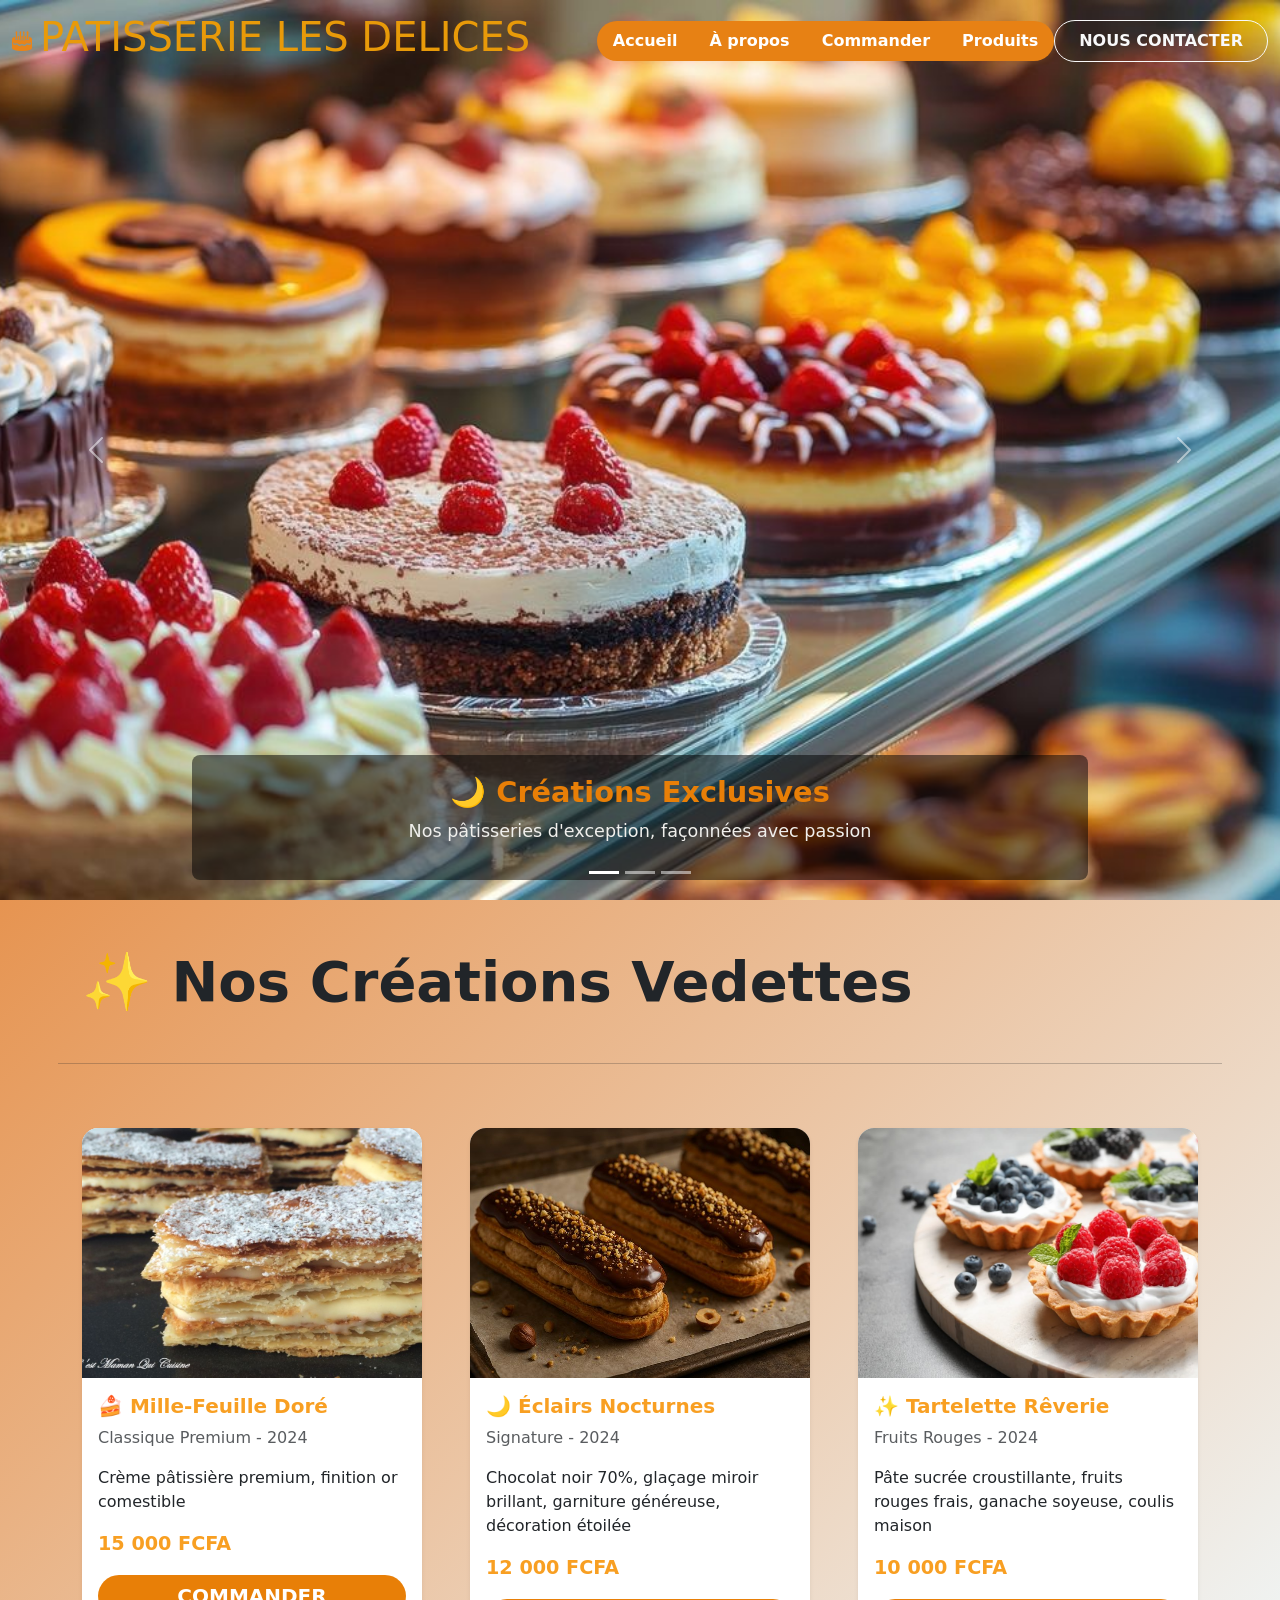
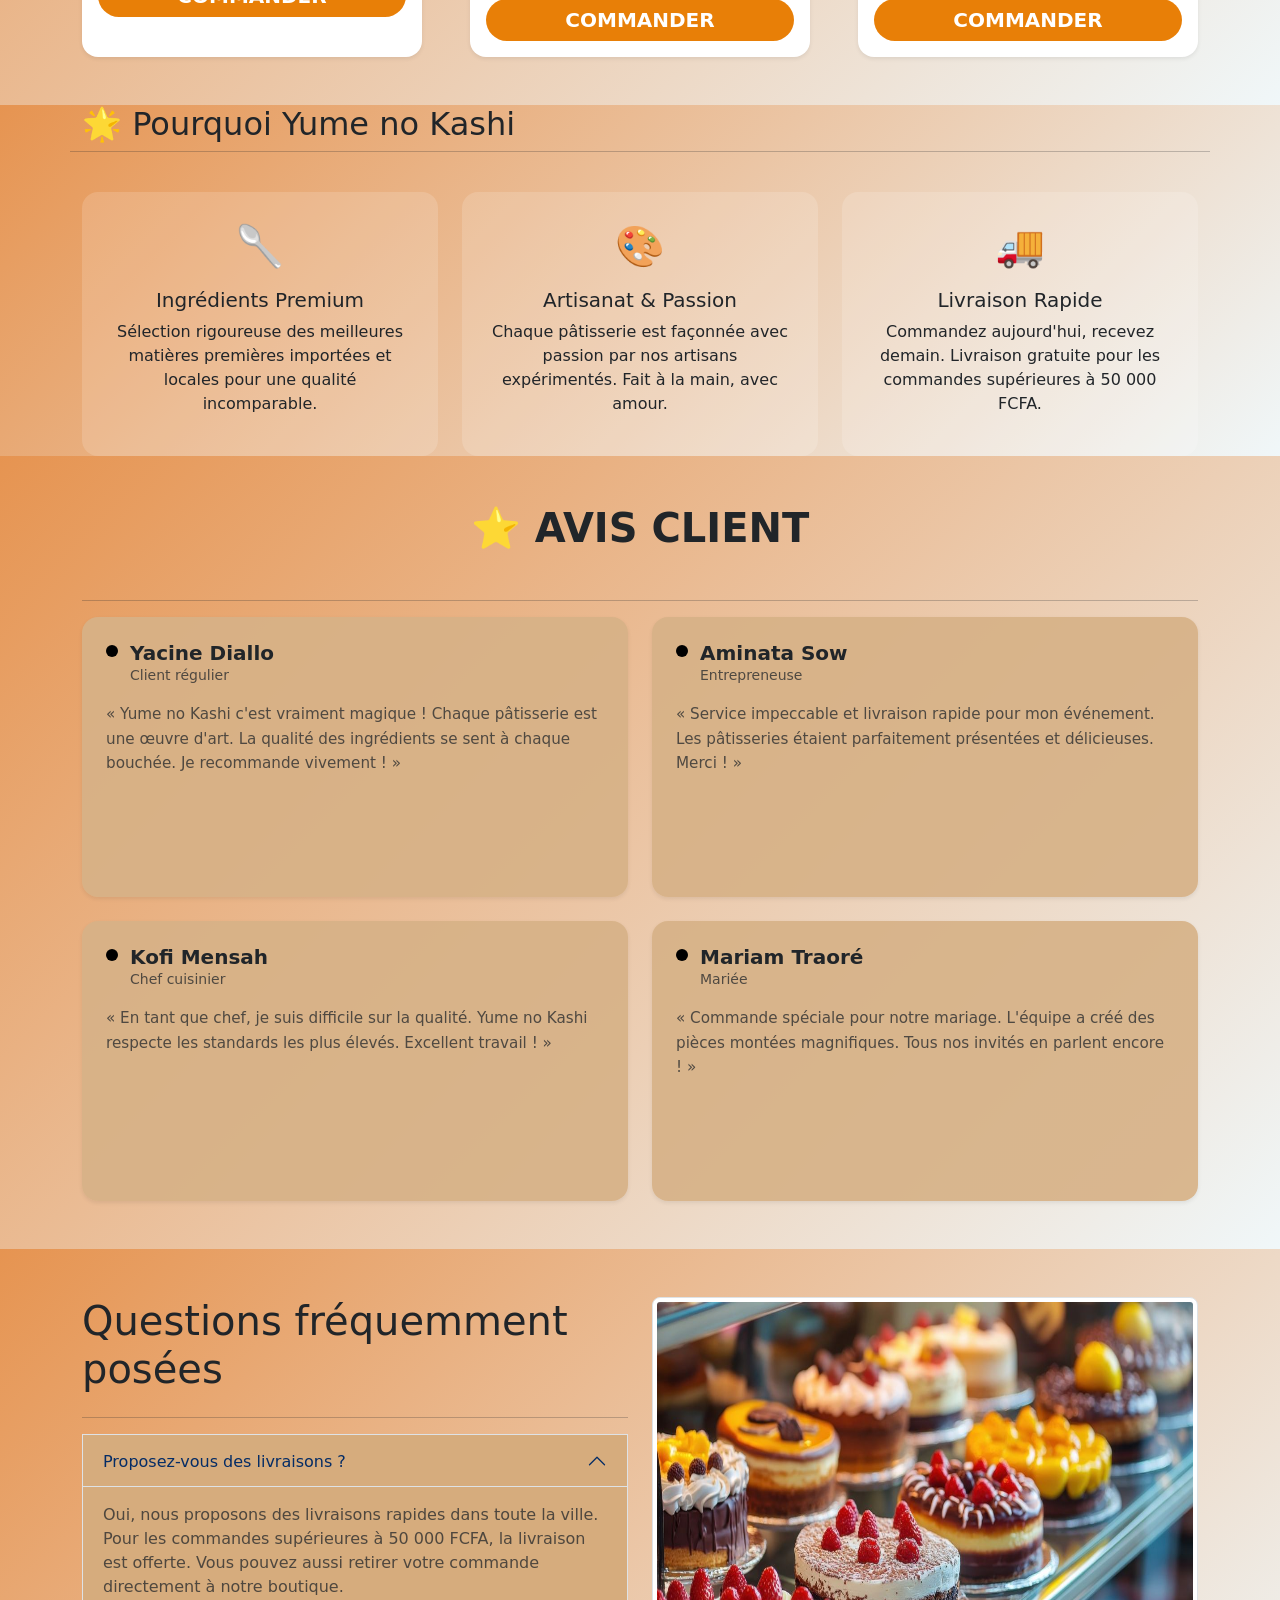
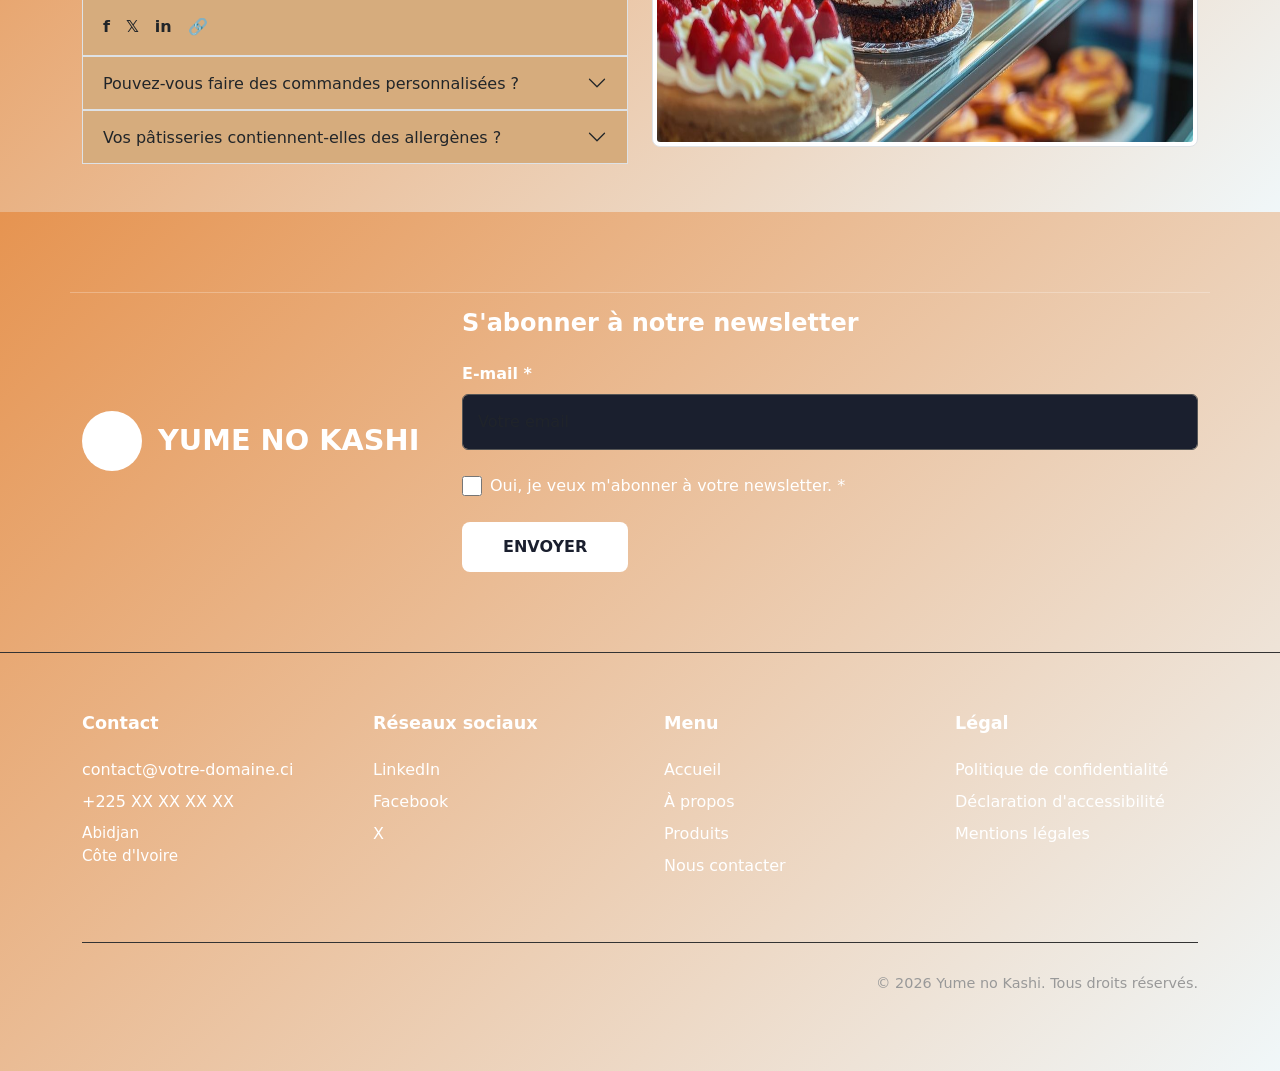
<file: index.html>
<!DOCTYPE html>
    <html lang="fr">
    <head>
        <meta charset="UTF-8">
        <meta name="viewport" content="width=device-width, initial-scale=1.0">
        <title>Yume no Kashi – Pâtisserie</title>
        <link href="https://cdn.jsdelivr.net/npm/bootstrap@5.3.3/dist/css/bootstrap.min.css" rel="stylesheet">
        <link rel="stylesheet" href="https://cdn.jsdelivr.net/npm/bootstrap-icons@1.11.3/font/bootstrap-icons.css">
        <link rel="stylesheet" href="css/style.css">

    </head>
    <body>
 <!--NAVBAR--> <!--NAVBAR-->
                            <nav class="navbar navbar-expand-lg  bg-transparent fixed-top" style="z-index: 1000;">
                                <div class="container-fluid">
                                    <a class="navbar-brand fw-bold d-flex align-items-center" href="index.html" 
                                    style="color:#e89a09;">
                                        <i class="bi bi-cake2-fill me-2" style="color: #e88419;"></i>
                                        <h1>PATISSERIE LES DELICES
                                        </h1>
                                    </a>
                                    
                
                
                
                                    <!-- TOGGLER MOBILE -->
                                    <button class="navbar-toggler d-lg-none" 
                                        type="button"  
                                        style="border: none; color: #e88419;"
                                        data-bs-toggle="offcanvas" 
                                        data-bs-target="#offcanvasNavbar">
                                        <span class="navbar-toggler-icon"></span>
                                    </button>
                
                
                                    <!-- MENU DESKTOP (PILULE BLEUE) -->
                                        <div class="collapse navbar-collapse d-none d-lg-block">
                                            <ul class="navbar-nav flex-row gap-0 rounded-pill px-0 py-0  ms-auto" style="background-color: #e78114; font-weight: 600;">
                                                <li class="nav-item">
                                                    <a class="nav-link text-white mx-lg-2"href="index.html">Accueil</a>
                                                </li>
                                                <li class="nav-item">
                                                    <a class="nav-link text-white mx-lg-2" href="about.html">À propos</a>
                                                </li>
                                                <li class="nav-item">
                                                    <a class="nav-link text-white mx-lg-2" href="order.html" >Commander</a>
                                                </li>
                                                <li class="nav-item">
                                                    <a class="nav-link text-white mx-lg-2" href="products.html" >Produits</a>
                                                </li>
                                                
                                            </ul>
                                            <a href="contact.html" class="btn btn-outline-light rounded-pill px-4 py-2 fw-bold">    
                                                NOUS CONTACTER
                                            </a>
                                        </div>
                                    </div>
                                </nav>
                
                
                
                                <!-- OFFCANVAS MOBILE (SOMBRE, SORT DE DROITE) -->
                                <div class="offcanvas offcanvas-end text-bg-dark" tabindex="-1" id="offcanvasNavbar">
                                    <div class="offcanvas-header">
                                        <h5 class="offcanvas-title">Menu</h5>
                                        <button type="button" class="btn-close btn-close-white" data-bs-dismiss="offcanvas"></button>
                                    </div>
                                    <div class="offcanvas-body d-flex flex-column align-items-center justify-content-center gap-5">
                                        <ul class="navbar-nav text-center gap-5">
                                            <li class="nav-item">
                                                <a class="nav-link text-white mx-lg-2"href="index.html">Accueil</a>
                                            </li>
                                            <li class="nav-item">
                                                <a class="nav-link text-white mx-lg-2" href="about.html">À propos</a>
                                            </li>
                                            <li class="nav-item">
                                                <a class="nav-link text-white mx-lg-2" href="order.html" >Commander</a>
                                            </li>
                                            <li class="nav-item">
                                                <a class="nav-link text-white mx-lg-2" href="products.html" >Produits</a>
                                            </li>
                                            
                                        </ul>
                                        <a href="contact.html" class="btn btn-outline-light rounded-pill px-4 py-2 fw-bold">
                                            NOUS CONTACTER
                                        </a>
                                    </div>
                                </div>
      
                
                
                     







                    <section class="hero position-relative" style="display:flex; flex-direction: column; height: 100vh; width: 100%; overflow: hidden;">
        
                        <div id="carouselYumeNoKashi" class="carousel slide carousel-fade" data-bs-ride="carousel">
    
                            <div class="carousel-indicators">
                            <button type="button" data-bs-target="#carouselYumeNoKashi" data-bs-slide-to="0" class="active" aria-current="true" aria-label="Slide 1"></button>
                            <button type="button" data-bs-target="#carouselYumeNoKashi" data-bs-slide-to="1" aria-label="Slide 2"></button>
                            <button type="button" data-bs-target="#carouselYumeNoKashi" data-bs-slide-to="2" aria-label="Slide 3"></button>
                            </div>
                            
                            <div class="carousel-inner">
                            
                            <!-- Slide 1 -->
                            <div class="carousel-item active">
                                <img src="images/pat1.jpg" class="d-block w-100" alt="Pâtisserie Premium" style="height: 100vh; object-fit: cover;">
                                <div class="carousel-caption " style="background: rgba(0,0,0,0.5); border-radius: 8px; padding: 20px;">
                                <h5 style="color: #e87f07; font-size: 1.8rem; font-weight: bold;">🌙 Créations Exclusives</h5>
                                <p style="color: #f0efec; font-size: 1.1rem;">Nos pâtisseries d'exception, façonnées avec passion</p>
                                </div>
                            </div>
                            
                            <!-- Slide 2 -->
                            <div class="carousel-item">
                                <img src="images/pat6.jpg" class="d-block w-100" alt="Saveurs Artisanales" style="height: 100vh; object-fit: cover;">
                                <div class="carousel-caption " style="background: rgba(0,0,0,0.5); border-radius: 8px; padding: 20px;">
                                <h5 style="color: #e87f07; font-size: 1.8rem; font-weight: bold;">✨ Ingrédients d'Exception</h5>
                                <p style="color: #eceef0; font-size: 1.1rem;">Qualité premium & sélection rigoureuse</p>
                                </div>
                            </div>
                            
                            <!-- Slide 3 -->
                            <div class="carousel-item">
                                <img src="images/pat4.jpg" class="d-block w-100" alt="Rêves Sucrés" style="height: 100vh; object-fit: cover;">
                                <div class="carousel-caption " style="background: rgba(0,0,0,0.5); border-radius: 8px; padding: 20px;">
                                <h5 style="color: #e87f07; font-size: 1.8rem; font-weight: bold;">🍰 Levez Votre Goût</h5>
                                <p style="color: #eceef0; font-size: 1.1rem;">Chaque bouchée est une aventure gustative</p>
                                </div>
                            </div>
                            
                            </div>
                            
                            <!-- Navigation -->
                            <button class="carousel-control-prev" type="button" data-bs-target="#carouselYumeNoKashi" data-bs-slide="prev">
                            <span class="carousel-control-prev-icon" aria-hidden="true"></span>
                            <span class="visually-hidden">Précédent</span>
                            </button>
                            <button class="carousel-control-next" type="button" data-bs-target="#carouselYumeNoKashi" data-bs-slide="next">
                            <span class="carousel-control-next-icon" aria-hidden="true"></span>
                            <span class="visually-hidden">Suivant</span>
                            </button>
                            
                        </div>   
            
                        </section>

                    

                        <section class="featured-products py-5" style="background: linear-gradient(135deg, #e69451 0%, #f0f7f9 100%);">
                        
                                    <div class="container">
                                        <p class="h2  display-4 fw-bold mb-5">✨ Nos Créations Vedettes</p>
                                        <div class="row g-5">
                                        <hr>
                                    
                                     <!-- pat 1 -->
             <div class="col-lg-4 col-md-6">
    <div class="card border-0 rounded-4 shadow-sm overflow-hidden h-100" style="border: 2px solid #f89f22;" >
        <img src="images/acc6.jpg" class="card-img-top" alt="Pâtisserie 1" style="height: 250px; object-fit: cover;">
        <div class="card-body">
            <h5 class="card-title fw-bold" style="color: #f89f22;">🍰 Mille-Feuille Doré</h5>
            <p class="text-muted mb-3">Classique Premium - 2024</p>
            <p class="card-text mb-3"> Crème pâtissière premium, finition or comestible</p>
            <p class="fw-bold" style="color: #f89f22; font-size: 1.2rem;">15 000 FCFA</p>
            <a href="order.html" class="btn w-100 fw-bold fs-5" style="background-color: #e87f07; color: white; border: none; border-radius: 25px; text-decoration: none;">
  COMMANDER
</a>
        </div>
    </div>
</div>

<!-- Pâtisserie 2 -->
<div class="col-lg-4 col-md-6">
    <div class="card border-0 rounded-4 shadow-sm overflow-hidden h-100" style="border: 2px solid #f89f22;" >
        <img src="images/acc2.jpg" class="card-img-top" alt="Pâtisserie 2" style="height: 250px; object-fit: cover;">
        <div class="card-body">
            <h5 class="card-title fw-bold" style="color: #f89f22;">🌙 Éclairs Nocturnes</h5>
            <p class="text-muted mb-3">Signature - 2024</p>
            <p class="card-text mb-3">Chocolat noir 70%, glaçage miroir brillant, garniture généreuse, décoration étoilée</p>
            <p class="fw-bold" style="color: #f89f22; font-size: 1.2rem;">12 000 FCFA</p>
            <a href="order.html" class="btn w-100 fw-bold fs-5" style="background-color: #e87f07; color: white; border: none; border-radius: 25px; text-decoration: none;">
  COMMANDER
</a>
        </div>
    </div>
</div>

<!-- Pâtisserie 3 -->
<div class="col-lg-4 col-md-6">
    <div class="card border-0 rounded-4 shadow-sm overflow-hidden h-100" style="border: 2px solid #f89f22;" >
        <img src="images/acc3.jpg" class="card-img-top" alt="Pâtisserie 3" style="height: 250px; object-fit: cover;">
        <div class="card-body">
            <h5 class="card-title fw-bold" style="color: #f89f22;">✨ Tartelette Rêverie</h5>
            <p class="text-muted mb-3">Fruits Rouges - 2024</p>
            <p class="card-text mb-3">Pâte sucrée croustillante, fruits rouges frais, ganache soyeuse, coulis maison</p>
            <p class="fw-bold" style="color: #f89f22; font-size: 1.2rem;">10 000 FCFA</p>
            <a href="order.html" class="btn w-100 fw-bold fs-5" style="background-color: #e87f07; color: white; border: none; border-radius: 25px; text-decoration: none;">
  COMMANDER
</a>
        </div>
    </div>
</div>





                                    </div>

                                </div>
                            </div>
                            
                        </section>
                        
                        <!-- ===== AVANTAGES ===== -->
                        <section class="features" style="background: linear-gradient(135deg, #e69451 0%, #f0f7f9 100%);">
                            <div class="container-lg">
                                <h2>🌟 Pourquoi Yume no Kashi</h2>
                                <div class="row g-4">
                                    <hr>
                                    <div class="col-md-4">
                                        <div class="feature-card">
                                            <div class="feature-icon">🥄</div>
                                            <h5>Ingrédients Premium</h5>
                                            <p>Sélection rigoureuse des meilleures matières premières importées et locales pour une qualité incomparable.</p>
                                        </div>
                                    </div>
                                    <div class="col-md-4">
                                        <div class="feature-card">
                                            <div class="feature-icon">🎨</div>
                                            <h5>Artisanat & Passion</h5>
                                            <p>Chaque pâtisserie est façonnée avec passion par nos artisans expérimentés. Fait à la main, avec amour.</p>
                                        </div>
                                    </div>
                                    <div class="col-md-4">
                                        <div class="feature-card">
                                            <div class="feature-icon">🚚</div>
                                            <h5>Livraison Rapide</h5>
                                            <p>Commandez aujourd'hui, recevez demain. Livraison gratuite pour les commandes supérieures à 50 000 FCFA.</p>
                                        </div>
                                    </div>
                                </div>
                            </div>
                        </section>
                    
                    
                    <!-- SECTION TÉMOIGNAGES -->
    <section class="py-5" style="background: linear-gradient(135deg, #e69451 0%, #f0f7f9 100%);">
        <div class="container">
            <h2 class="text-center mb-5 fw-bold" style="font-size: 2.5rem;">⭐ AVIS CLIENT</h2>
                    <hr>

            <div class="row g-4">
        <!-- Témoignage 1 -->
        <div class="col-lg-6">
            <div class="card border-0 rounded-4 shadow-sm p-4" style="background-color: #d7b287e9; min-height: 280px;">
                <div class="d-flex align-items-start mb-3">
                    <span class="rounded-circle" style="width: 12px; height: 12px; background-color: #000; margin-right: 12px; margin-top: 4px;"></span>
                    <div>
                        <h5 class="fw-bold mb-0">Yacine Diallo</h5>
                        <p class="text-muted small mb-0">Client régulier</p>
                    </div>
                </div>
                <p class="text-muted" style="font-size: 0.95rem; line-height: 1.6;">
                « Yume no Kashi c'est vraiment magique ! Chaque pâtisserie est une œuvre d'art. La qualité des ingrédients se sent à chaque bouchée. Je recommande vivement ! »
                </p>
            </div>
        </div>

        <!-- Témoignage 2 -->
        <div class="col-lg-6">
            <div class="card border-0 rounded-4 shadow-sm p-4" style="background-color: #d7b287e9; min-height: 280px;">
                <div class="d-flex align-items-start mb-3">
                    <span class="rounded-circle" style="width: 12px; height: 12px; background-color: #000; margin-right: 12px; margin-top: 4px;"></span>
                    <div>
                        <h5 class="fw-bold mb-0">Aminata Sow</h5>
                        <p class="text-muted small mb-0">Entrepreneuse</p>
                    </div>
                </div>
                <p class="text-muted" style="font-size: 0.95rem; line-height: 1.6;">
                    « Service impeccable et livraison rapide pour mon événement. Les pâtisseries étaient parfaitement présentées et délicieuses. Merci ! »
                </p>
            </div>
        </div>

        <!-- Témoignage 3 -->
        <div class="col-lg-6">
            <div class="card border-0 rounded-4 shadow-sm p-4" style="background-color: #d7b287e9; min-height: 280px;">
                <div class="d-flex align-items-start mb-3">
                    <span class="rounded-circle" style="width: 12px; height: 12px; background-color: #000; margin-right: 12px; margin-top: 4px;"></span>
                    <div>
                        <h5 class="fw-bold mb-0">Kofi Mensah</h5>
                        <p class="text-muted small mb-0">Chef cuisinier</p>
                    </div>
                </div>
                <p class="text-muted" style="font-size: 0.95rem; line-height: 1.6;">
                « En tant que chef, je suis difficile sur la qualité. Yume no Kashi respecte les standards les plus élevés. Excellent travail ! »
                </p>
            </div>
        </div>

        <!-- Témoignage 4 -->
        <div class="col-lg-6">
            <div class="card  border-0 rounded-4 shadow-sm p-4" style="background-color:#d7b287e9; min-height: 280px;">
                <div class="d-flex align-items-start mb-3">
                    <span class="rounded-circle" style="width: 12px; height: 12px; background-color: #000; margin-right: 12px; margin-top: 4px;"></span>
                    <div>
                        <h5 class="fw-bold mb-0">Mariam Traoré</h5>
                        <p class="text-muted small mb-0">Mariée</p>
                    </div>
                </div>
                <p class="text-muted" style="font-size: 0.95rem; line-height: 1.6;">
                « Commande spéciale pour notre mariage. L'équipe a créé des pièces montées magnifiques. Tous nos invités en parlent encore ! »
                </p>
            </div>
        </div>
    </div>

    </section>

    <section class="py-5" style="background: linear-gradient(135deg, #e69451 0%, #f0f7f9 100%);">
    <div class="container">
        <div class="row g-4">
            <!-- FAQ -->
            
            <div class="col-lg-6">
                <h1 class="mb-4 fw-light" style="font-size: 2.5rem;">Questions fréquemment posées</h1>
                <hr>
                <div class="accordion accordion-flush" id="faqAccordion">
                    <!-- Question 1 -->
                    <div class="accordion-item border">
                        <h2 class="accordion-header">
                            <button class="accordion-button" type="button" data-bs-toggle="collapse" data-bs-target="#faq1" aria-expanded="true" style="background-color: #d6ac7d;">
                                Proposez-vous des livraisons ?
                            </button>
                        </h2>
                        <div id="faq1" class="accordion-collapse collapse show" data-bs-parent="#faqAccordion" style="background-color:#d6ac7d;">
                            <div class="accordion-body">
                                <p class="text-muted mb-3" style="background-color: #d6ac7d;">
                                    Oui, nous proposons des livraisons rapides dans toute la ville. Pour les commandes supérieures à 50 000 FCFA, la livraison est offerte. Vous pouvez aussi retirer votre commande directement à notre boutique.
                                </p>
                                <div class="d-flex gap-3">
                                    <a href="#" class="text-dark text-decoration-none fw-bold">f</a>
                                    <a href="#" class="text-dark text-decoration-none fw-bold">𝕏</a>
                                    <a href="#" class="text-dark text-decoration-none fw-bold">in</a>
                                    <a href="#" class="text-dark text-decoration-none fw-bold">🔗</a>
                                </div>
                            </div>
                        </div>
                    </div>

                    <!-- Question 2 -->
                    <div class="accordion-item border" style="background-color: #d6ac7d;">
                        <h2 class="accordion-header">
                            <button class="accordion-button collapsed" type="button" data-bs-toggle="collapse" data-bs-target="#faq2" style="background-color: #d6ac7d;">
                                Pouvez-vous faire des commandes personnalisées ?
                            </button>
                        </h2>
                        <div id="faq2" class="accordion-collapse collapse" data-bs-parent="#faqAccordion">
                            <div class="accordion-body">
                                <p class="text-muted">
                                    Absolument ! Nous créons des pâtisseries sur mesure pour les événements, les mariages et les occasions spéciales. Nos artisans travailleront avec vous pour réaliser vos rêves culinaires.
                                </p>
                            </div>
                        </div>
                    </div>

                    <!-- Question 3 -->
                    <div class="accordion-item border" style="background-color: #d6ac7d;">
                        <h2 class="accordion-header">
                            <button class="accordion-button collapsed" type="button" data-bs-toggle="collapse" data-bs-target="#faq3" style="background-color: #d6ac7d;">
                                Vos pâtisseries contiennent-elles des allergènes ?
                            </button>
                        </h2>
                        <div id="faq3" class="accordion-collapse collapse" data-bs-parent="#faqAccordion">
                            <div class="accordion-body">
                                <p class="text-muted">
                                    Certaines de nos pâtisseries contiennent des noix, du gluten, du lait et des œufs. Nous sommes transparents sur tous les ingrédients. Consultez-nous pour des options sans allergènes ou contactez-nous avant votre commande.
                                </p>
                            </div>
                        </div>
                    </div>
                </div>
            </div>

            <!-- Image Section -->
            <div class="col-lg-6">
                <div class="rounded-4 d-flex align-items-center justify-content-center">
                    <img src="images/pat1.jpg" style="border-radius: 8px;height: 450px;width: 550px;" alt="gateau" class="img-thumbnail">
                </div>
            </div>
        </div>
    </div>

    </section>



                

                            <!-- ========== NEWSLETTER + FOOTER ========== -->
    <section style="background: linear-gradient(135deg, #e69451 0%, #f0f7f9 100%); color: white;">
        <!-- Newsletter Section -->
        <div style="padding: 80px 0; border-bottom: 1px solid #333;">
            <div class="container">
                <div class="row align-items-center">
                    <!-- Logo/Brand -->
                    <hr>
                    <div class="col-lg-4 mb-5 mb-lg-0">
                        <div class="d-flex align-items-center gap-3">
                            <div class="rounded-circle" style="width: 60px; height: 60px; background-color: white;"></div>
                            <h2 class="fw-bold mb-0" style="font-size: 1.8rem;">YUME NO KASHI</h2>
                        </div>
                    </div>

                    <!-- Formulaire Newsletter -->
                    <div class="col-lg-8">
                        <h3 class="mb-4 fw-bold" style="font-size: 1.5rem;">S'abonner à notre newsletter</h3>
                        
                        <form>
                            <div class="mb-4">
                                <label class="form-label fw-bold mb-2">E-mail *</label>
                                <input type="email" class="form-control" placeholder="Votre email" 
                                    style="background-color: #1a1f2e; border: 1px solid #555; color: white; padding: 15px; font-size: 1rem;">
                            </div>

                            <div class="mb-4 d-flex gap-2 align-items-center">
                                <input type="checkbox" id="newsletter-check" style="width: 20px; height: 20px;">
                                <label for="newsletter-check" class="mb-0 fw-normal">
                                    Oui, je veux m'abonner à votre newsletter. *
                                </label>
                            </div>

                            <button type="submit" class="btn fw-bold" style="background-color: white; color: #1a1f2e; padding: 12px 40px; border-radius: 8px; font-size: 1rem;">
                                ENVOYER
                            </button>
                        </form>
                    </div>
                </div>
            </div>
        </div>

        <!-- Footer -->
        <div style="padding: 60px 0;">
            <div class="container">
                <div class="row g-5 mb-5">
                    <!-- Contact -->
                    <div class="col-lg-3">
                        <h5 class="fw-bold mb-4" style="font-size: 1.1rem;">Contact</h5>
                        <p class="mb-2">
                            <a href="mailto:contact@votre-domaine.ci" class="text-white text-decoration-none">contact@votre-domaine.ci</a>
                        </p>
                        <p class="mb-2">
                            <a href="tel:+225" class="text-white text-decoration-none">+225 XX XX XX XX</a>
                        </p>
                        <p style="font-size: 0.95rem;">
                            Abidjan<br>
                            Côte d'Ivoire
                        </p>
                    </div>

                    <!-- Réseaux Sociaux -->
                    <div class="col-lg-3">
                        <h5 class="fw-bold mb-4" style="font-size: 1.1rem;">Réseaux sociaux</h5>
                        <p class="mb-2">
                            <a href="#" class="text-white text-decoration-none">LinkedIn</a>
                        </p>
                        <p class="mb-2">
                            <a href="#" class="text-white text-decoration-none">Facebook</a>
                        </p>
                        <p>
                            <a href="#" class="text-white text-decoration-none">X</a>
                        </p>
                    </div>

                    <!-- Menu -->
                    <div class="col-lg-3">
                        <h5 class="fw-bold mb-4" style="font-size: 1.1rem;">Menu</h5>
                        <p class="mb-2">
                            <a href="index.html" class="text-white text-decoration-none">Accueil</a>
                        </p>
                        <p class="mb-2">
                            <a href="about.html" class="text-white text-decoration-none">À propos</a>
                        </p>
                        <p class="mb-2">
                            <a href="products.html" class="text-white text-decoration-none">Produits</a>
                        </p>
                        <p>
                            <a href="contact.html" class="text-white text-decoration-none">Nous contacter</a>
                        </p>
                    </div>

                    <!-- Légal -->
                    <div class="col-lg-3">
                        <h5 class="fw-bold mb-4" style="font-size: 1.1rem;">Légal</h5>
                        <p class="mb-2">
                            <a href="#" class="text-white text-decoration-none">Politique de confidentialité</a>
                        </p>
                        <p class="mb-2">
                            <a href="#" class="text-white text-decoration-none">Déclaration d'accessibilité</a>
                        </p>
                        <p>
                            <a href="#" class="text-white text-decoration-none">Mentions légales</a>
                        </p>
                    </div>
                </div>

                <!-- Copyright -->
                <div style="border-top: 1px solid #333; padding-top: 30px; text-align: right; color: #999; font-size: 0.9rem;">
                    <p>© 2026 Yume no Kashi. Tous droits réservés.</p>
                </div>
            </div>
        </div>
    </section>



            

        <script src="https://cdn.jsdelivr.net/npm/bootstrap@5.3.3/dist/js/bootstrap.bundle.min.js"></script>
    </body>
    </html>
</file>
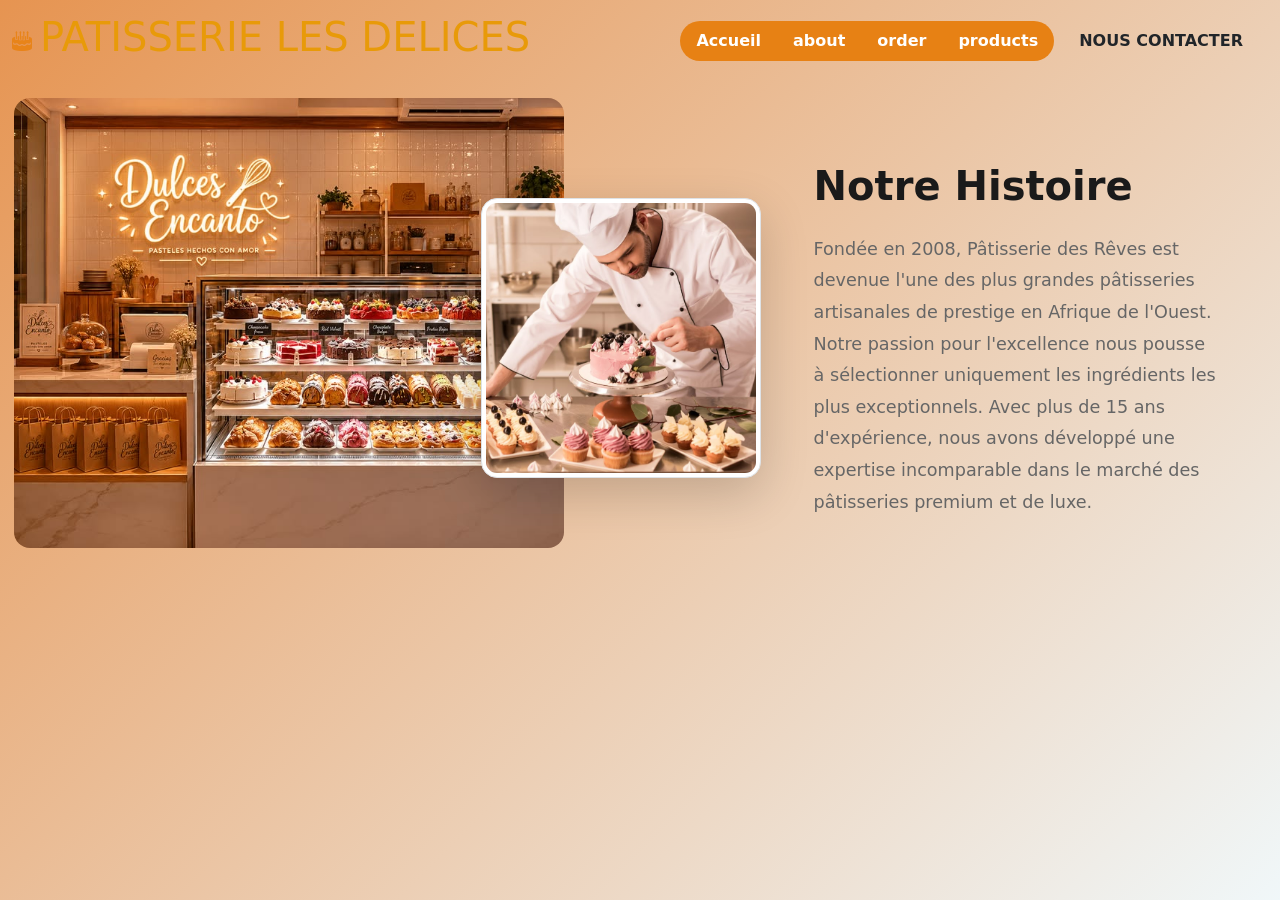
<file: about.html>
<!DOCTYPE html>
<html lang="en">
<head>
    <meta charset="UTF-8">
    <meta name="viewport" content="width=device-width, initial-scale=1.0">
    <link rel="stylesheet" href="css/style.css">
    <link rel="stylesheet" href="https://cdn.jsdelivr.net/npm/bootstrap-icons@1.11.3/font/bootstrap-icons.css">
    <link href="https://cdn.jsdelivr.net/npm/bootstrap@5.3.3/dist/css/bootstrap.min.css" rel="stylesheet">
    <title>Document</title>
</head>
<body>

                            <!--NAVBAR-->
                            
 <!--NAVBAR--> <!--NAVBAR-->
                            <nav class="navbar navbar-expand-lg  bg-transparent fixed-top" style="z-index: 1000;">
                                <div class="container-fluid">
                                    <a class="navbar-brand fw-bold d-flex align-items-center" href="index.html" 
                                    style="color:#e89a09;">
                                        <i class="bi bi-cake2-fill me-2" style="color: #e88419;"></i>
                                        <h1>PATISSERIE LES DELICES
                                        </h1>
                                    </a>
                                    
                
                
                
                                    <!-- TOGGLER MOBILE -->
                                    <button class="navbar-toggler d-lg-none" 
                                        type="button"  
                                        style="border: none; color: #e88419;"
                                        data-bs-toggle="offcanvas" 
                                        data-bs-target="#offcanvasNavbar">
                                        <span class="navbar-toggler-icon"></span>
                                    </button>
                
                
                                    <!-- MENU DESKTOP (PILULE BLEUE) -->
                                        <div class="collapse navbar-collapse d-none d-lg-block">
                                            <ul class="navbar-nav flex-row gap-0 rounded-pill px-0 py-0  ms-auto" style="background-color: #e78114; font-weight: 600;">
                                                <li class="nav-item">
                                                    <a class="nav-link text-white mx-lg-2"href="index.html">Accueil</a>
                                                </li>
                                                <li class="nav-item">
                                                    <a class="nav-link text-white mx-lg-2" href="about.html">about</a>
                                                </li>
                                                <li class="nav-item">
                                                    <a class="nav-link text-white mx-lg-2" href="order.html" >order</a>
                                                </li>
                                                <li class="nav-item">
                                                    <a class="nav-link text-white mx-lg-2" href="products.html" >products</a>
                                                </li>
                                                
                                            </ul>
                                            <a href="contact.html" class="btn btn-outline rounded-pill px-4 py-2 fw-bold">    
                                                NOUS CONTACTER
                                            </a>
                                        </div>
                                    </div>
                                </nav>
                
                
                
                                <!-- OFFCANVAS MOBILE (SOMBRE, SORT DE DROITE) -->
                                <div class="offcanvas offcanvas-end text-bg-dark" tabindex="-1" id="offcanvasNavbar">
                                    <div class="offcanvas-header">
                                        <h5 class="offcanvas-title">Menu</h5>
                                        <button type="button" class="btn-close btn-close-white" data-bs-dismiss="offcanvas"></button>
                                    </div>
                                    <div class="offcanvas-body d-flex flex-column align-items-center justify-content-center gap-5">
                                        <ul class="navbar-nav text-center gap-5">
                                            <li class="nav-item">
                                                <a class="nav-link text-white mx-lg-2"href="index.html">Accueil</a>
                                            </li>
                                            <li class="nav-item">
                                                <a class="nav-link text-white mx-lg-2" href="about.html">about</a>
                                            </li>
                                            <li class="nav-item">
                                                <a class="nav-link text-white mx-lg-2" href="order.html" >order</a>
                                            </li>
                                            <li class="nav-item">
                                                <a class="nav-link text-white mx-lg-2" href="products.html" >products</a>
                                            </li>
                                            
                                        </ul>
                                        <a href="contact.html" class="btn btn-outline rounded-pill px-4 py-2 fw-bold">
                                            NOUS CONTACTER
                                        </a>
                                    </div>
                                </div>
      
                
                






    
            <!-- PAGE À PROPOS -->
           
                <section id="about" class="py-5" style="background: linear-gradient(135deg, #e69451 0%, #f0f7f9 100%); min-height: 100vh;">
        <div class="container-fluid">
            <!-- Section 1: Présentation -->
            <div class="row align-items-center g-0 mb-5">
                <div class="col-lg-7 mb-5 mb-lg-0 position-relative overflow-visible" style="height: 600px; width: 60%;">
                    <img src="images/cake1.jpg" class="img-fluid rounded-4 position-absolute" alt="Bureau Kingdom's Cars" 
                        style="width: 550px; height: 450px; object-fit: cover; top: 50px; right: 200px; left: 2px; z-index: 1;">
                    <img src="images/cake2.jpg" class="img-thumbnail rounded-4 position-absolute shadow-lg" alt="Notre équipe" 
                        style="width: 280px; height: 280px; object-fit: cover; top: 150px; right: 5px; z-index: 2;">
                </div>

                <div class="col-lg-5 ps-lg-5 d-flex align-items-center" style="width: 40%; padding: 50px;">
                    <div>
                        <h2 class="mb-4 fw-bold" style="font-size: 2.5rem; color: #1a1a1a;">Notre Histoire</h2>
                        <p class="mb-3" style="font-size: 1.1rem; line-height: 1.8; color: #666;">
                            Fondée en 2008, Pâtisserie des Rêves est devenue l'une des plus grandes pâtisseries artisanales de prestige en Afrique de l'Ouest. Notre passion pour l'excellence nous pousse à sélectionner uniquement les ingrédients les plus exceptionnels.
                            Avec plus de 15 ans d'expérience, nous avons développé une expertise incomparable dans le marché des pâtisseries premium et de luxe.
                        </p>
                        
                    </div>
                </div>
            </div>
    </section>


            <script src="https://cdn.jsdelivr.net/npm/bootstrap@5.3.3/dist/js/bootstrap.bundle.min.js"></script>
</body>
</html>
</file>
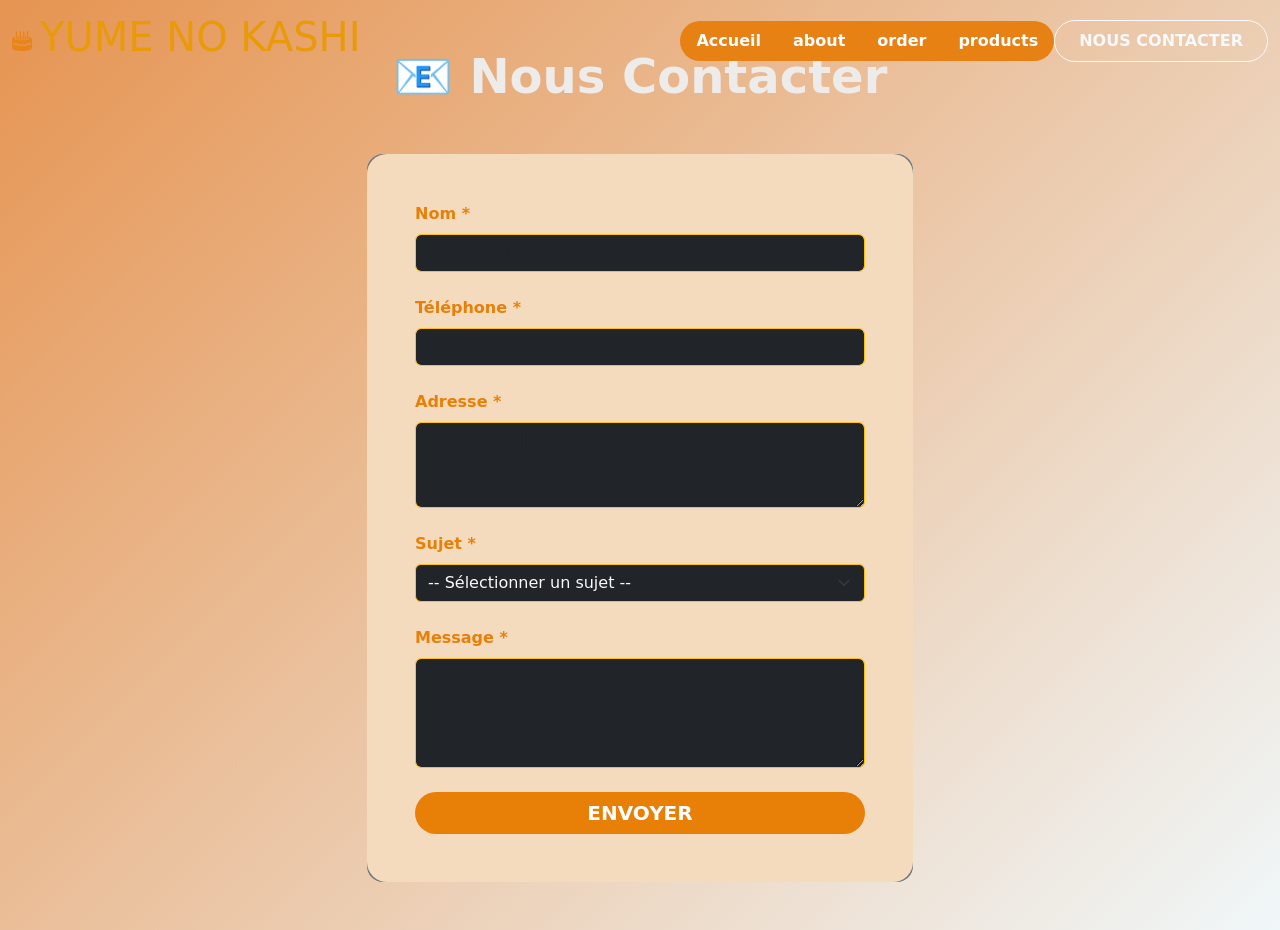
<file: contact.html>
<!doctype html>
<html lang="fr">
  <head>
    <meta charset="UTF-8" />
    <meta name="viewport" content="width=device-width, initial-scale=1.0" />
    <link
      rel="stylesheet"
      href="https://cdn.jsdelivr.net/npm/bootstrap-icons@1.11.3/font/bootstrap-icons.css"
    />
    <link
      href="https://cdn.jsdelivr.net/npm/bootstrap@5.3.3/dist/css/bootstrap.min.css"
      rel="stylesheet"
    />
    <title>Contact - Pâtisserie des Rêves</title>
    <style>
      .card {
        border: none !important;
      }
    </style>
  </head>

  <body>
    <!--NAVBAR-->
    <nav
      class="navbar navbar-expand-lg bg-transparent fixed-top"
      style="z-index: 1000"
    >
      <div class="container-fluid">
        <a
          class="navbar-brand fw-bold d-flex align-items-center"
          href="index.html"
          style="color: #e89a09"
        >
          <i class="bi bi-cake2-fill me-2" style="color: #e88419"></i>
          <h1>YUME NO KASHI</h1>
        </a>

        <!-- TOGGLER MOBILE -->
        <button
          class="navbar-toggler d-lg-none"
          type="button"
          style="border: none; color: #e88419"
          data-bs-toggle="offcanvas"
          data-bs-target="#offcanvasNavbar"
        >
          <span class="navbar-toggler-icon"></span>
        </button>

        <!-- MENU DESKTOP (PILULE BLEUE) -->
        <div class="collapse navbar-collapse d-none d-lg-block">
          <ul
            class="navbar-nav flex-row gap-0 rounded-pill px-0 py-0 ms-auto"
            style="background-color: #e78114; font-weight: 600"
          >
            <li class="nav-item">
              <a class="nav-link text-white mx-lg-2" href="index.html"
                >Accueil</a
              >
            </li>
            <li class="nav-item">
              <a class="nav-link text-white mx-lg-2" href="about.html">about</a>
            </li>
            <li class="nav-item">
              <a class="nav-link text-white mx-lg-2" href="order.html">order</a>
            </li>
            <li class="nav-item">
              <a class="nav-link text-white mx-lg-2" href="products.html"
                >products</a
              >
            </li>
          </ul>
          <a
            href="contact.html"
            class="btn btn-outline-light rounded-pill px-4 py-2 fw-bold"
          >
            NOUS CONTACTER
          </a>
        </div>
      </div>
    </nav>

    <!-- OFFCANVAS MOBILE (SOMBRE, SORT DE DROITE) -->
    <div
      class="offcanvas offcanvas-end text-bg-dark"
      tabindex="-1"
      id="offcanvasNavbar"
    >
      <div class="offcanvas-header">
        <h5 class="offcanvas-title">Menu</h5>
        <button
          type="button"
          class="btn-close btn-close-white"
          data-bs-dismiss="offcanvas"
        ></button>
      </div>
      <div
        class="offcanvas-body d-flex flex-column align-items-center justify-content-center gap-5"
      >
        <ul class="navbar-nav text-center gap-5">
          <li class="nav-item">
            <a class="nav-link text-white mx-lg-2" href="index.html">Accueil</a>
          </li>
          <li class="nav-item">
            <a class="nav-link text-white mx-lg-2" href="about.html">about</a>
          </li>
          <li class="nav-item">
            <a class="nav-link text-white mx-lg-2" href="order.html">order</a>
          </li>
          <li class="nav-item">
            <a class="nav-link text-white mx-lg-2" href="products.html"
              >products</a
            >
          </li>
        </ul>
        <a
          href="contact.html"
          class="btn btn-outline-light rounded-pill px-4 py-2 fw-bold"
        >
          NOUS CONTACTER
        </a>
      </div>
    </div>

    <section
      class="py-5"
      style="
        background: linear-gradient(135deg, #e69451 0%, #f0f7f9 100%);
        min-height: 100vh;
      "
    >
      <div class="container">
        <div class="row justify-content-center">
          <div class="col-lg-6 col-md-8">
            <h2
              class="text-center mb-5 fw-bold display-5"
              style="color: #edeceb"
            >
              📧 Nous Contacter
            </h2>

            <div class="card bg-secondary rounded-4">
              <div
                class="card-body p-5"
                style="background-color: #f5dbbe; border-radius: 20px"
              >
                <form id="orderForm">
                  <!-- Nom -->
                  <div class="mb-4">
                    <label class="form-label fw-bold" style="color: #e87f07"
                      >Nom *</label
                    >
                    <input
                      type="text"
                      class="form-control bg-dark text-light border-warning"
                      id="name"
                      placeholder="Votre nom complet"
                      required
                    />
                  </div>

                  <!-- Téléphone -->
                  <div class="mb-4">
                    <label class="form-label fw-bold" style="color: #e87f07"
                      >Téléphone *</label
                    >
                    <input
                      type="tel"
                      class="form-control bg-dark text-light border-warning"
                      id="phone"
                      placeholder="+225 XX XX XX XX"
                      required
                    />
                  </div>

                  <!-- Adresse -->
                  <div class="mb-4">
                    <label class="form-label fw-bold" style="color: #e87f07"
                      >Adresse *</label
                    >
                    <textarea
                      class="form-control bg-dark text-light border-warning"
                      id="address"
                      rows="3"
                      placeholder="Adresse de livraison"
                      required
                    ></textarea>
                  </div>

                  <!-- Sujet -->
                  <div class="mb-4">
                    <label class="form-label fw-bold" style="color: #e87f07"
                      >Sujet *</label
                    >
                    <select
                      class="form-select bg-dark text-light border-warning"
                      required
                    >
                      <option value="">-- Sélectionner un sujet --</option>
                      <option value="Commande personnalisée">
                        Commande personnalisée
                      </option>
                      <option value="Question produit">Question produit</option>
                      <option value="Réclamation">Réclamation</option>
                      <option value="Partenariat">Partenariat</option>
                      <option value="Autre">Autre</option>
                    </select>
                  </div>

                  <!-- Message -->
                  <div class="mb-4">
                    <label class="form-label fw-bold" style="color: #e87f07"
                      >Message *</label
                    >
                    <textarea
                      class="form-control bg-dark text-light border-warning"
                      rows="4"
                      placeholder="Votre message..."
                      required
                    ></textarea>
                  </div>

                  <!-- Bouton -->
                  <button
                    type="submit"
                    class="btn w-100 fw-bold fs-5"
                    style="
                      background-color: #e87f07;
                      color: white;
                      border: none;
                      border-radius: 25px;
                    "
                  >
                    ENVOYER
                  </button>
                </form>
              </div>
            </div>
          </div>
        </div>
      </div>
    </section>

    <script src="https://cdn.jsdelivr.net/npm/bootstrap@5.3.3/dist/js/bootstrap.bundle.min.js"></script>
  </body>
</html>
</file>
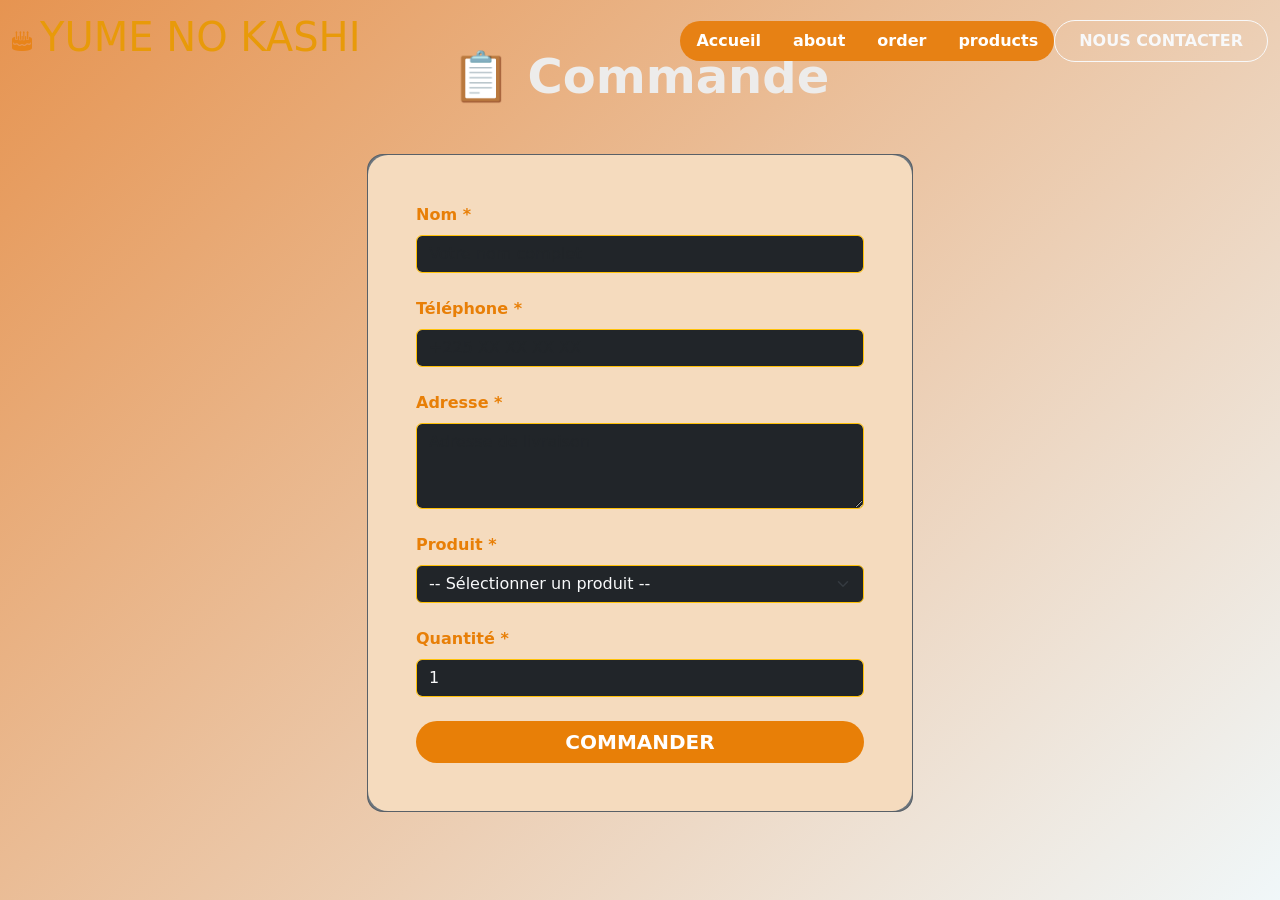
<file: order.html>
<!doctype html>
    <html lang="fr">
    <head>
        <meta charset="UTF-8" />
        <meta name="viewport" content="width=device-width, initial-scale=1.0" />
        <link rel="stylesheet" href="https://cdn.jsdelivr.net/npm/bootstrap-icons@1.11.3/font/bootstrap-icons.css" />
        <link href="https://cdn.jsdelivr.net/npm/bootstrap@5.3.3/dist/css/bootstrap.min.css" rel="stylesheet" />
        <title>Commande - Pâtisserie des Rêves</title>
    </head>

    <body>
        <!--NAVBAR--> <!--NAVBAR-->
                            <nav class="navbar navbar-expand-lg  bg-transparent fixed-top" style="z-index: 1000;">
                                <div class="container-fluid">
                                    <a class="navbar-brand fw-bold d-flex align-items-center" href="index.html" 
                                    style="color:#e89a09;">
                                        <i class="bi bi-cake2-fill me-2" style="color: #e88419;"></i>
                                        <h1>YUME NO KASHI</h1>
                                    </a>
                                    
                
                
                
                                    <!-- TOGGLER MOBILE -->
                                    <button class="navbar-toggler d-lg-none" 
                                        type="button"  
                                        style="border: none; color: #e88419;"
                                        data-bs-toggle="offcanvas" 
                                        data-bs-target="#offcanvasNavbar">
                                        <span class="navbar-toggler-icon"></span>
                                    </button>
                
                
                                    <!-- MENU DESKTOP (PILULE BLEUE) -->
                                        <div class="collapse navbar-collapse d-none d-lg-block">
                                            <ul class="navbar-nav flex-row gap-0 rounded-pill px-0 py-0  ms-auto" style="background-color: #e78114; font-weight: 600;">
                                                <li class="nav-item">
                                                    <a class="nav-link text-white mx-lg-2"href="index.html">Accueil</a>
                                                </li>
                                                <li class="nav-item">
                                                    <a class="nav-link text-white mx-lg-2" href="about.html">about</a>
                                                </li>
                                                <li class="nav-item">
                                                    <a class="nav-link text-white mx-lg-2" href="order.html" >order</a>
                                                </li>
                                                <li class="nav-item">
                                                    <a class="nav-link text-white mx-lg-2" href="products.html" >products</a>
                                                </li>
                                                
                                            </ul>
                                            <a href="contact.html" class="btn btn-outline-light rounded-pill px-4 py-2 fw-bold">    
                                                NOUS CONTACTER
                                            </a>
                                        </div>
                                    </div>
                                </nav>
                
                
                
                                <!-- OFFCANVAS MOBILE (SOMBRE, SORT DE DROITE) -->
                                <div class="offcanvas offcanvas-end text-bg-dark" tabindex="-1" id="offcanvasNavbar">
                                    <div class="offcanvas-header">
                                        <h5 class="offcanvas-title">Menu</h5>
                                        <button type="button" class="btn-close btn-close-white" data-bs-dismiss="offcanvas"></button>
                                    </div>
                                    <div class="offcanvas-body d-flex flex-column align-items-center justify-content-center gap-5">
                                        <ul class="navbar-nav text-center gap-5">
                                            <li class="nav-item">
                                                <a class="nav-link text-white mx-lg-2"href="index.html">Accueil</a>
                                            </li>
                                            <li class="nav-item">
                                                <a class="nav-link text-white mx-lg-2" href="about.html">about</a>
                                            </li>
                                            <li class="nav-item">
                                                <a class="nav-link text-white mx-lg-2" href="order.html" >order</a>
                                            </li>
                                            <li class="nav-item">
                                                <a class="nav-link text-white mx-lg-2" href="products.html" >products</a>
                                            </li>
                                            
                                        </ul>
                                        <a href="contact.html" class="btn btn-outline-light rounded-pill px-4 py-2 fw-bold">
                                            NOUS CONTACTER
                                        </a>
                                    </div>
                                </div>
        <!-- COMMANDE SECTION -->
    
                    <section class="py-5" style="background: linear-gradient(135deg, #e69451 0%, #f0f7f9 100%); min-height: 100vh;">
            <div class="container">
            <div class="row justify-content-center">
            <div class="col-lg-6 col-md-8">
                <h2 class="text-center mb-5 fw-bold display-5" style="color: #edeceb">📋 Commande</h2>

                <div class="card bg-secondary rounded-4">
                <div class="card-body p-5" style="background-color: #f5dbbe;border-radius: 20px;">
                    <form id="orderForm">
                    <!-- Nom -->
                    <div class="mb-4">
                        <label class="form-label fw-bold" style="color: #e87f07">Nom *</label>
                        <input type="text" class="form-control bg-dark text-light border-warning" id="name" placeholder="Votre nom complet" required />
                    </div>

                    <!-- Téléphone -->
                    <div class="mb-4">
                        <label class="form-label fw-bold" style="color: #e87f07">Téléphone *</label>
                        <input type="tel" class="form-control bg-dark text-light border-warning" id="phone" placeholder="+225 XX XX XX XX" required />
                    </div>

                    <!-- Adresse -->
                    <div class="mb-4">
                        <label class="form-label fw-bold" style="color: #e87f07">Adresse *</label>
                        <textarea class="form-control bg-dark text-light border-warning" id="address" rows="3" placeholder="Adresse de livraison" required></textarea>
                    </div>

                    <!-- Produit -->
                    <div class="mb-4">
                        <label class="form-label fw-bold" style="color: #e87f07">Produit *</label>
                        <select class="form-select bg-dark text-light border-warning" id="product" required>
                        <option value="">-- Sélectionner un produit --</option>
                        <option value="🍰 Mille-Feuille Doré - 15 000 FCFA">🍰 Mille-Feuille Doré - 15 000 FCFA</option>
                        <option value="🌙 Éclairs Nocturnes - 12 000 FCFA">🌙 Éclairs Nocturnes - 12 000 FCFA</option>
                        <option value="✨ Tartelette Rêverie - 10 000 FCFA">✨ Tartelette Rêverie - 10 000 FCFA</option>
                        <option value="🎂 Croquembouche Royal - 28 000 FCFA">🎂 Croquembouche Royal - 28 000 FCFA</option>
                        <option value="👑 Entremet Suprême - 35 000 FCFA">👑 Entremet Suprême - 35 000 FCFA</option>
                        <option value="💎 Paris-Brest Prestige - 31 000 FCFA">💎 Paris-Brest Prestige - 31 000 FCFA</option>
                        </select>
                    </div>

                    <!-- Quantité -->
                    <div class="mb-4">
                        <label class="form-label fw-bold" style="color: #e87f07">Quantité *</label>
                        <input type="number" class="form-control bg-dark text-light border-warning" id="quantity" value="1" min="1" required />
                    </div>

                    <!-- Bouton -->
                    <button type="submit" class="btn w-100 fw-bold fs-5" style="background-color: #e87f07; color: white; border: none; border-radius: 25px;">
                        COMMANDER
                    </button>
                    </form>
                </div>
                </div>
            </div>
            </div>
        </div>
        </section>

    

        <script src="https://cdn.jsdelivr.net/npm/bootstrap@5.3.3/dist/js/bootstrap.bundle.min.js"></script>
        
        </script>
    </body>
    </html>
</file>
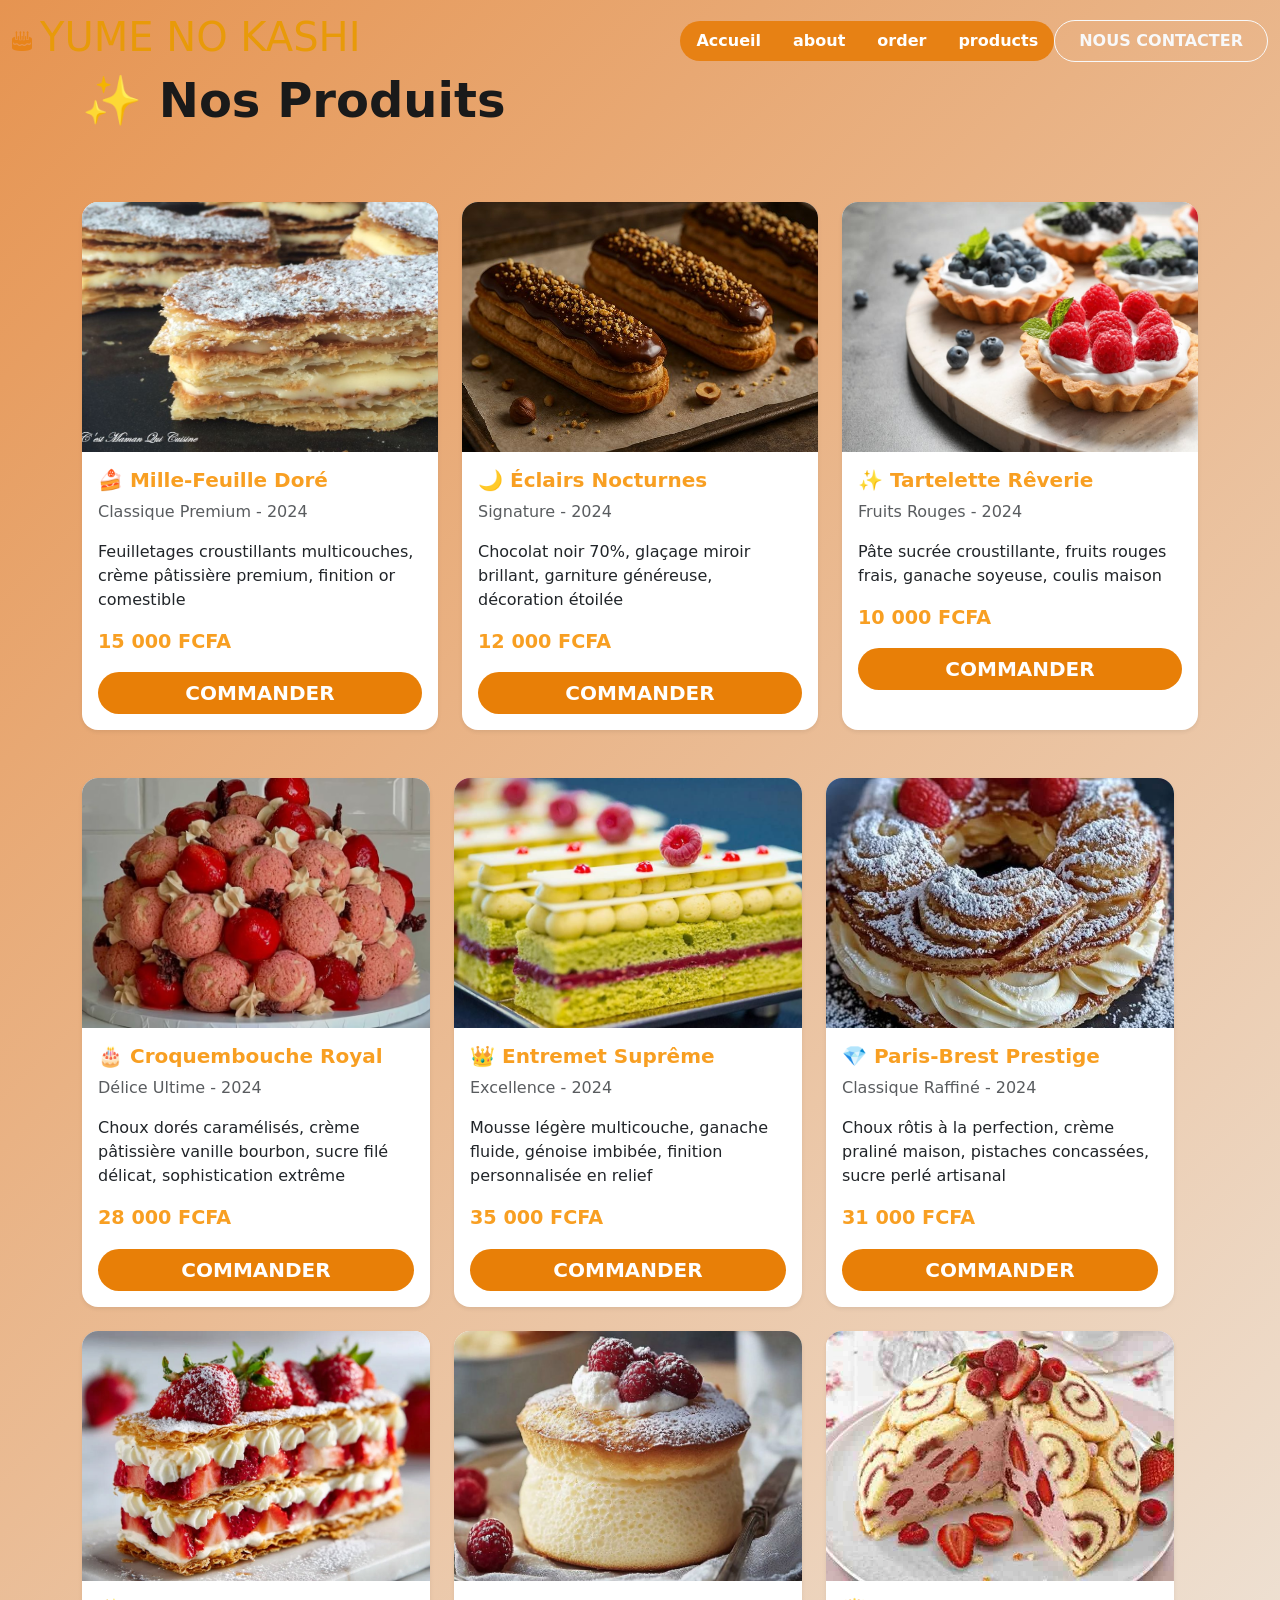
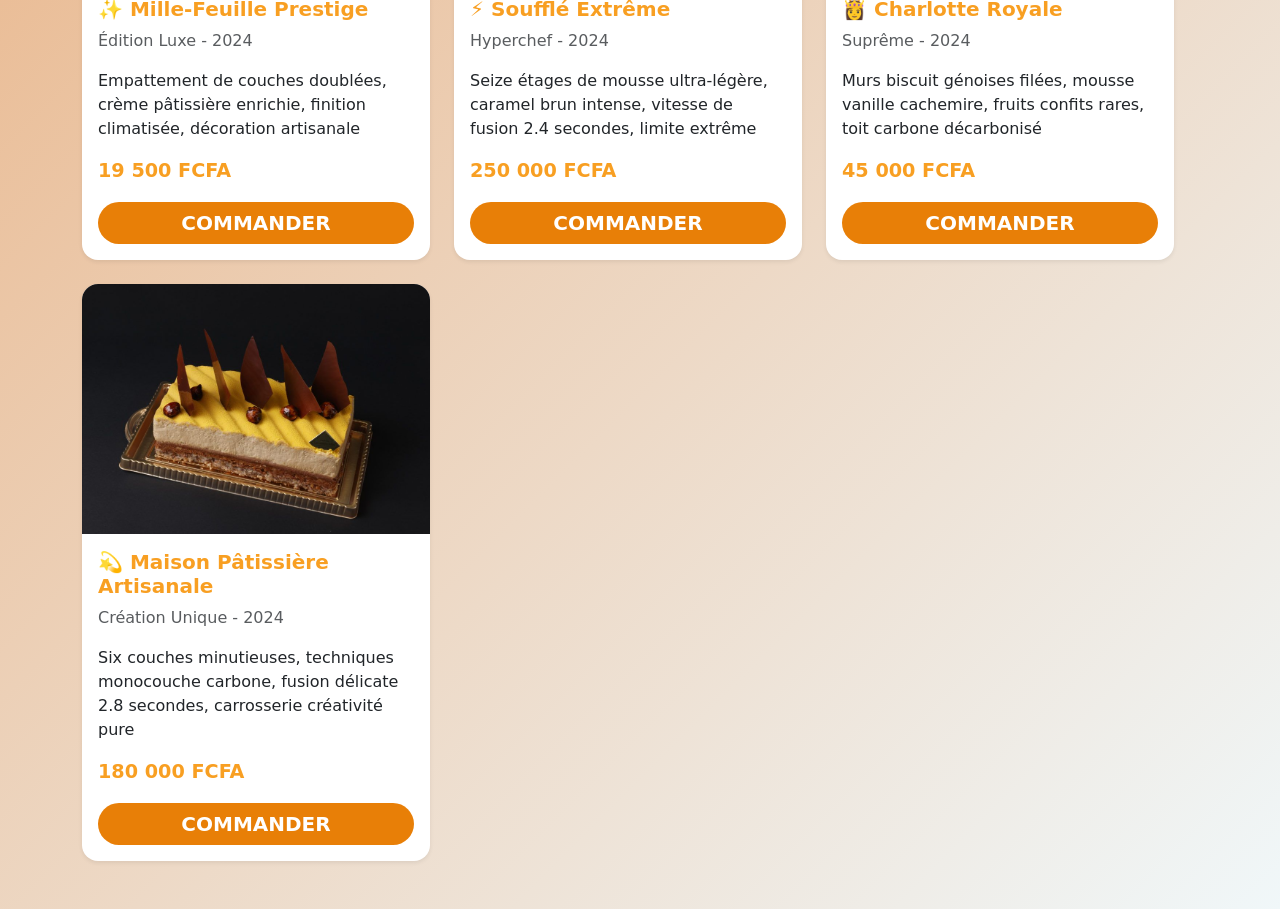
<file: products.html>
<!DOCTYPE html>
    <html lang="en">
    <head>
        <meta charset="UTF-8">
        <meta name="viewport" content="width=device-width, initial-scale=1.0">
        <link rel="stylesheet" href="css/style.css">
        <link rel="stylesheet" href="https://cdn.jsdelivr.net/npm/bootstrap-icons@1.11.3/font/bootstrap-icons.css">
        <link href="https://cdn.jsdelivr.net/npm/bootstrap@5.3.3/dist/css/bootstrap.min.css" rel="stylesheet">
    
        <title>Document</title>
    </head>
    <body>
        
                             <!--NAVBAR-->
                            <nav class="navbar navbar-expand-lg  bg-transparent fixed-top" style="z-index: 1000;">
                                <div class="container-fluid">
                                    <a class="navbar-brand fw-bold d-flex align-items-center" href="index.html" 
                                    style="color:#e89a09;">
                                        <i class="bi bi-cake2-fill me-2" style="color: #e88419;"></i>
                                        <h1>YUME NO KASHI</h1>
                                    </a>
                                    
                
                
                
                                    <!-- TOGGLER MOBILE -->
                                    <button class="navbar-toggler d-lg-none" 
                                        type="button"  
                                        style="border: none; color: #e88419;"
                                        data-bs-toggle="offcanvas" 
                                        data-bs-target="#offcanvasNavbar">
                                        <span class="navbar-toggler-icon"></span>
                                    </button>
                
                
                                    <!-- MENU DESKTOP (PILULE BLEUE) -->
                                        <div class="collapse navbar-collapse d-none d-lg-block">
                                            <ul class="navbar-nav flex-row gap-0 rounded-pill px-0 py-0  ms-auto" style="background-color: #e78114; font-weight: 600;">
                                                <li class="nav-item">
                                                    <a class="nav-link text-white mx-lg-2"href="index.html">Accueil</a>
                                                </li>
                                                <li class="nav-item">
                                                    <a class="nav-link text-white mx-lg-2" href="about.html">about</a>
                                                </li>
                                                <li class="nav-item">
                                                    <a class="nav-link text-white mx-lg-2" href="order.html" >order</a>
                                                </li>
                                                <li class="nav-item">
                                                    <a class="nav-link text-white mx-lg-2" href="products.html" >products</a>
                                                </li>
                                                
                                            </ul>
                                            <a href="contact.html" class="btn btn-outline-light rounded-pill px-4 py-2 fw-bold">    
                                                NOUS CONTACTER
                                            </a>
                                        </div>
                                    </div>
                                </nav>
                
                
                
                                <!-- OFFCANVAS MOBILE (SOMBRE, SORT DE DROITE) -->
                                <div class="offcanvas offcanvas-end text-bg-dark" tabindex="-1" id="offcanvasNavbar">
                                    <div class="offcanvas-header">
                                        <h5 class="offcanvas-title">Menu</h5>
                                        <button type="button" class="btn-close btn-close-white" data-bs-dismiss="offcanvas"></button>
                                    </div>
                                    <div class="offcanvas-body d-flex flex-column align-items-center justify-content-center gap-5">
                                        <ul class="navbar-nav text-center gap-5">
                                            <li class="nav-item">
                                                <a class="nav-link text-white mx-lg-2"href="index.html">Accueil</a>
                                            </li>
                                            <li class="nav-item">
                                                <a class="nav-link text-white mx-lg-2" href="about.html">about</a>
                                            </li>
                                            <li class="nav-item">
                                                <a class="nav-link text-white mx-lg-2" href="order.html" >order</a>
                                            </li>
                                            <li class="nav-item">
                                                <a class="nav-link text-white mx-lg-2" href="products.html" >products</a>
                                            </li>
                                            
                                        </ul>
                                        <a href="contact.html" class="btn btn-outline-light rounded-pill px-4 py-2 fw-bold">
                                            NOUS CONTACTER
                                        </a>
                                    </div>
                                </div>



                                    <div id="page-products" class="section fade-in">
                    <section class="py-5" style="background: linear-gradient(135deg, #e69451 0%, #f0f7f9 100%); min-height: 100vh;">
            <div class="container">
                <h1 class="mb-5 py-4 fw-bold" style="font-size: 3rem; color: #1a1a1a;">✨ Nos Produits</h1>
                
                <div class="row g-4">
                    <!-- pat 1 -->
                <div class="col-lg-4 col-md-6">
        <div class="card border-0 rounded-4 shadow-sm overflow-hidden h-100" style="border: 2px solid #f89f22;" >
            <img src="images/acc6.jpg" class="card-img-top" alt="Pâtisserie 1" style="height: 250px; object-fit: cover;">
            <div class="card-body">
                <h5 class="card-title fw-bold" style="color: #f89f22;">🍰 Mille-Feuille Doré</h5>
                <p class="text-muted mb-3">Classique Premium - 2024</p>
                <p class="card-text mb-3">Feuilletages croustillants multicouches, crème pâtissière premium, finition or comestible</p>
                <p class="fw-bold" style="color: #f89f22; font-size: 1.2rem;">15 000 FCFA</p>
                <a href="order.html" class="btn w-100 fw-bold fs-5" style="background-color: #e87f07; color: white; border: none; border-radius: 25px; text-decoration: none;">
    COMMANDER
    </a>
            </div>
        </div>
    </div>

    <!-- Pâtisserie 2 -->
    <div class="col-lg-4 col-md-6">
        <div class="card border-0 rounded-4 shadow-sm overflow-hidden h-100" style="border: 2px solid #f89f22;" >
            <img src="images/acc2.jpg" class="card-img-top" alt="Pâtisserie 2" style="height: 250px; object-fit: cover;">
            <div class="card-body">
                <h5 class="card-title fw-bold" style="color: #f89f22;">🌙 Éclairs Nocturnes</h5>
                <p class="text-muted mb-3">Signature - 2024</p>
                <p class="card-text mb-3">Chocolat noir 70%, glaçage miroir brillant, garniture généreuse, décoration étoilée</p>
                <p class="fw-bold" style="color: #f89f22; font-size: 1.2rem;">12 000 FCFA</p>
                <a href="order.html" class="btn w-100 fw-bold fs-5" style="background-color: #e87f07; color: white; border: none; border-radius: 25px; text-decoration: none;">
    COMMANDER
    </a>
            </div>
        </div>
    </div>

    <!-- Pâtisserie 3 -->
    <div class="col-lg-4 col-md-6">
        <div class="card border-0 rounded-4 shadow-sm overflow-hidden h-100" style="border: 2px solid #f89f22;" >
            <img src="images/acc3.jpg" class="card-img-top" alt="Pâtisserie 3" style="height: 250px; object-fit: cover;">
            <div class="card-body">
                <h5 class="card-title fw-bold" style="color: #f89f22;">✨ Tartelette Rêverie</h5>
                <p class="text-muted mb-3">Fruits Rouges - 2024</p>
                <p class="card-text mb-3">Pâte sucrée croustillante, fruits rouges frais, ganache soyeuse, coulis maison</p>
                <p class="fw-bold" style="color: #f89f22; font-size: 1.2rem;">10 000 FCFA</p>
                <a href="order.html" class="btn w-100 fw-bold fs-5" style="background-color: #e87f07; color: white; border: none; border-radius: 25px; text-decoration: none;">
    COMMANDER
    </a>
            </div>
        </div>
    </div>

    <div class="row g-4">
    <!-- Pâtisserie 4 -->
    <div class="col-lg-4 col-md-6">
        <div class="card border-0 rounded-4 shadow-sm overflow-hidden h-100" style="border: 2px solid #f89f22;" >
            <img src="images/4.jpg" class="card-img-top" alt="Pâtisserie 4" style="height: 250px; object-fit: cover;">
            <div class="card-body">
                <h5 class="card-title fw-bold" style="color: #f89f22;">🎂 Croquembouche Royal</h5>
                <p class="text-muted mb-3">Délice Ultime - 2024</p>
                <p class="card-text mb-3">Choux dorés caramélisés, crème pâtissière vanille bourbon, sucre filé délicat, sophistication extrême</p>
                <p class="fw-bold" style="color: #f89f22; font-size: 1.2rem;">28 000 FCFA</p>
                <a href="order.html" class="btn w-100 fw-bold fs-5" style="background-color: #e87f07; color: white; border: none; border-radius: 25px; text-decoration: none;">
    COMMANDER
    </a>
            </div>
        </div>
    </div>

    <!-- Pâtisserie 5 -->
    <div class="col-lg-4 col-md-6">
        <div class="card border-0 rounded-4 shadow-sm overflow-hidden h-100" style="border: 2px solid #f89f22;" >
            <img src="images/5.jpg" class="card-img-top" alt="Pâtisserie 5" style="height: 250px; object-fit: cover;">
            <div class="card-body">
                <h5 class="card-title fw-bold" style="color: #f89f22;">👑 Entremet Suprême</h5>
                <p class="text-muted mb-3">Excellence - 2024</p>
                <p class="card-text mb-3">Mousse légère multicouche, ganache fluide, génoise imbibée, finition personnalisée en relief</p>
                <p class="fw-bold" style="color: #f89f22; font-size: 1.2rem;">35 000 FCFA</p>
                <a href="order.html" class="btn w-100 fw-bold fs-5" style="background-color: #e87f07; color: white; border: none; border-radius: 25px; text-decoration: none;">
    COMMANDER
    </a>
            </div>
        </div>
    </div>

    

    <!-- Pâtisserie 7 -->
    <div class="col-lg-4 col-md-6">
        <div class="card border-0 rounded-4 shadow-sm overflow-hidden h-100" style="border: 2px solid #f89f22;" >
            <img src="images/7.jpg" class="card-img-top" alt="Pâtisserie 7" style="height: 250px; object-fit: cover;">
            <div class="card-body">
                <h5 class="card-title fw-bold" style="color: #f89f22    ;">💎 Paris-Brest Prestige</h5>
                <p class="text-muted mb-3">Classique Raffiné - 2024</p>
                <p class="card-text mb-3">Choux rôtis à la perfection, crème praliné maison, pistaches concassées, sucre perlé artisanal</p>
                <p class="fw-bold" style="color: #f89f22; font-size: 1.2rem;">31 000 FCFA</p>
                <a href="order.html" class="btn w-100 fw-bold fs-5" style="background-color: #e87f07; color: white; border: none; border-radius: 25px; text-decoration: none;">
    COMMANDER
    </a>
            </div>
        </div>
    </div>

    <!-- Pâtisserie 8 -->
    <div class="col-lg-4 col-md-6">
        <div class="card border-0 rounded-4 shadow-sm overflow-hidden h-100" style="border: 2px solid #f89f22;" >
            <img src="images/8.jpg" class="card-img-top" alt="Pâtisserie 8" style="height: 250px; object-fit: cover;">
            <div class="card-body">
                <h5 class="card-title fw-bold" style="color: #f89f22;">✨ Mille-Feuille Prestige</h5>
                <p class="text-muted mb-3">Édition Luxe - 2024</p>
                <p class="card-text mb-3">Empattement de couches doublées, crème pâtissière enrichie, finition climatisée, décoration artisanale</p>
                <p class="fw-bold" style="color: #f89f22; font-size: 1.2rem;">19 500 FCFA</p>
    <a href="order.html" class="btn w-100 fw-bold fs-5" style="background-color: #e87f07; color: white; border: none; border-radius: 25px; text-decoration: none;">
    COMMANDER
    </a>
            </div>
        </div>
    </div>

  

    <!-- Pâtisserie 10 -->
    <div class="col-lg-4 col-md-6">
        <div class="card border-0 rounded-4 shadow-sm overflow-hidden h-100" style="border: 2px solid #f89f22;" >
            <img src="images/10.jpg" class="card-img-top" alt="Pâtisserie 10" style="height: 250px; object-fit: cover;">
            <div class="card-body">
                <h5 class="card-title fw-bold" style="color: #f89f22;">⚡ Soufflé Extrême</h5>
                <p class="text-muted mb-3">Hyperchef - 2024</p>
                <p class="card-text mb-3">Seize étages de mousse ultra-légère, caramel brun intense, vitesse de fusion 2.4 secondes, limite extrême</p>
                <p class="fw-bold" style="color: #f89f22; font-size: 1.2rem;">250 000 FCFA</p>
                <a href="order.html" class="btn w-100 fw-bold fs-5" style="background-color: #e87f07; color: white; border: none; border-radius: 25px; text-decoration: none;">
    COMMANDER
    </a>
            </div>
        </div>
    </div>

    <!-- Pâtisserie 11 -->
    <div class="col-lg-4 col-md-6">
        <div class="card border-0 rounded-4 shadow-sm overflow-hidden h-100" style="border: 2px solid #f89f22;" >
            <img src="images/11.jpg" class="card-img-top" alt="Pâtisserie 11" style="height: 250px; object-fit: cover;">
            <div class="card-body">
                <h5 class="card-title fw-bold" style="color: #f89f22;">👸 Charlotte Royale</h5>
                <p class="text-muted mb-3">Suprême - 2024</p>
                <p class="card-text mb-3">Murs biscuit génoises filées, mousse vanille cachemire, fruits confits rares, toit carbone décarbonisé</p>
                <p class="fw-bold" style="color: #f89f22; font-size: 1.2rem;">45 000 FCFA</p>
                <a href="order.html" class="btn w-100 fw-bold fs-5" style="background-color: #e87f07; color: white; border: none; border-radius: 25px; text-decoration: none;">
    COMMANDER
    </a>
            </div>
        </div>
    </div>

    <!-- Pâtisserie 12 -->
    <div class="col-lg-4 col-md-6">
        <div class="card border-0 rounded-4 shadow-sm overflow-hidden h-100" style="border: 2px solid #f89f22;" >
            <img src="images/12.jpg" class="card-img-top " alt="Pâtisserie 12" style="height: 250px; object-fit: cover;">
            <div class="card-body">
                <h5 class="card-title fw-bold" style="color: #f89f22;">💫 Maison Pâtissière Artisanale</h5>
                <p class="text-muted mb-3">Création Unique - 2024</p>
                <p class="card-text mb-3">Six couches minutieuses, techniques monocouche carbone, fusion délicate 2.8 secondes, carrosserie créativité pure</p>
                <p class="fw-bold" style="color: #f89f22; font-size: 1.2rem;">180 000 FCFA</p>
                <a href="order.html" class="btn w-100 fw-bold fs-5" style="background-color: #e87f07; color: white; border: none; border-radius: 25px; text-decoration: none;">
    COMMANDER
    </a>
            </div>
        </div>
    </div>
    </div>
            </div>

        </section>

                                    <script src="https://cdn.jsdelivr.net/npm/bootstrap@5.3.3/dist/js/bootstrap.bundle.min.js"></script>
                    
    </body>
    </html>
</file>
<file: css/style.css>
/* ==========================================================
   Yume no Kashi — feuille de style
   Palette : orange/or (#e87f07, #f89f22) sur fond clair
   ========================================================== */

:root {
  --or-fonce: #e87f07;
  --or: #f89f22;
  --or-clair: rgba(248, 159, 34, 0.3);
}

/* ===== NAVIGATION ===== */
.navbar-toggler:focus,
.btn-close:focus {
  box-shadow: none;
  outline: none;
}

.nav-link {
  position: relative;
  text-decoration: none;
}

/* Soulignement blanc animé au survol */
.nav-link::before {
  content: "";
  position: absolute;
  bottom: 6px;
  left: 50%;
  transform: translateX(-50%);
  width: 0;
  height: 2px;
  background-color: #fff;
  transition: width 0.3s ease-in-out;
}

.nav-link:hover::before {
  width: 100%;
}

/* ===== CARTES PÂTISSERIES ===== */
.card {
  border: 2px solid var(--or);
  transition: transform 0.3s ease, box-shadow 0.3s ease;
}

/* Animation d'entrée (sans fill "forwards" : sinon elle bloque le survol) */
.card {
  animation: slideUp 0.6s ease-out backwards;
}

.card:nth-child(1) { animation-delay: 0.1s; }
.card:nth-child(2) { animation-delay: 0.2s; }
.card:nth-child(3) { animation-delay: 0.3s; }
.card:nth-child(4) { animation-delay: 0.4s; }
.card:nth-child(5) { animation-delay: 0.5s; }
.card:nth-child(6) { animation-delay: 0.6s; }

@keyframes slideUp {
  from {
    opacity: 0;
    transform: translateY(30px);
  }
  to {
    opacity: 1;
    transform: translateY(0);
  }
}

.card:hover {
  transform: translateY(-10px) scale(1.02);
  box-shadow: 0 15px 40px var(--or-clair) !important;
  border-color: var(--or) !important;
}

/* Effet de lueur dorée au survol */
.card::before {
  content: "";
  position: absolute;
  inset: 0;
  background: linear-gradient(135deg, rgba(248, 159, 34, 0.12) 0%, transparent 100%);
  opacity: 0;
  border-radius: inherit;
  transition: opacity 0.3s ease;
  pointer-events: none;
}

.card:hover::before {
  opacity: 1;
}

.card-img-top {
  transition: transform 0.4s ease;
}

.card:hover .card-img-top {
  transform: scale(1.08);
}

.card-title {
  transition: color 0.3s ease, text-shadow 0.3s ease;
}

.card:hover .card-title {
  color: var(--or) !important;
  text-shadow: 0 2px 4px rgba(248, 159, 34, 0.2);
}

.card-body {
  transition: background-color 0.3s ease;
}

.card:hover .card-body {
  background-color: rgba(248, 159, 34, 0.05);
}

/* Bouton COMMANDER dans une carte */
.card .btn {
  transition: all 0.3s ease;
}

.card:hover .btn {
  background-color: var(--or) !important;
  border-color: var(--or) !important;
}

/* ===== BOUTONS ===== */
.btn {
  transition: all 0.3s ease;
}

.btn-outline-light:hover {
  background-color: var(--or) !important;
  border-color: var(--or) !important;
  color: #fff !important;
  transform: translateY(-3px);
  box-shadow: 0 8px 20px var(--or-clair) !important;
}

/* ===== SECTION AVANTAGES ===== */
.feature-card {
  text-align: center;
  padding: 1.5rem;
  border-radius: 1rem;
  background-color: rgba(255, 255, 255, 0.15);
}

.feature-icon {
  font-size: 2.5rem;
  margin-bottom: 0.75rem;
}

/* ===== UTILITAIRES ===== */
.fade-in {
  animation: fadeIn 0.5s ease-in;
}

@keyframes fadeIn {
  from { opacity: 0; }
  to { opacity: 1; }
}

/* ===== ACCESSIBILITÉ : réduire les animations si demandé ===== */
@media (prefers-reduced-motion: reduce) {
  *,
  *::before,
  *::after {
    animation: none !important;
    transition: none !important;
  }
}
</file>
